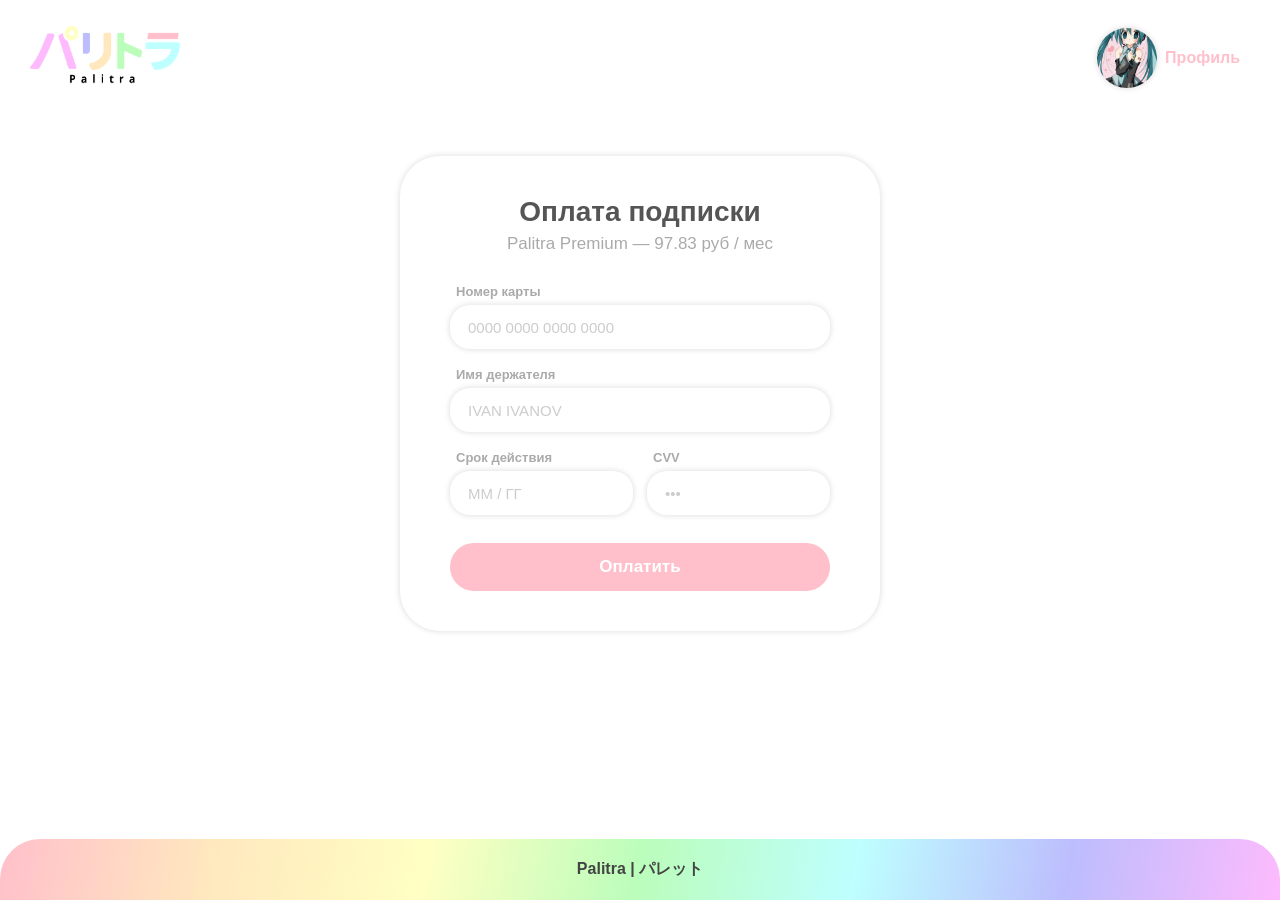
<file: site/pay.html>
<!DOCTYPE html>
<html lang="ru">
<head>
    <meta charset="utf-8">
    <meta name="viewport" content="width=device-width, initial-scale=1.0">
    <link rel="icon" href="images/Group6.png" type="image/x-icon">
    <link rel="stylesheet" href="css/pay.css">
    <title>Оплата — Palitra</title>
</head>
<body>

<header>
    <div class="header-row">
        <div class="logo-block">
            <a href="index.html">
                <img src="images/Group2.png" width="150px" height="60px" alt="logo">
            </a>
        </div>
        <div class="right-group">
            <a href="profile.html" class="profile-link">
                <img src="images/аватарка.jpg" style="width:60px;height:60px;border-radius:100%;object-fit:cover;box-shadow:0 0px 6px rgb(218,218,218);">
                <span class="profile-text">Профиль</span>
            </a>
        </div>
    </div>
</header>

<div class="wrapper">
    <div class="payment-card">
        <h1>Оплата подписки</h1>
        <p class="amount">Palitra Premium — 97.83 руб / мес</p>

        <div class="field">
            <label>Номер карты</label>
            <input type="text" placeholder="0000 0000 0000 0000" maxlength="19">
        </div>
        <div class="field">
            <label>Имя держателя</label>
            <input type="text" placeholder="IVAN IVANOV">
        </div>
        <div class="row-2">
            <div class="field">
                <label>Срок действия</label>
                <input type="text" placeholder="MM / ГГ" maxlength="7">
            </div>
            <div class="field">
                <label>CVV</label>
                <input type="text" placeholder="•••" maxlength="3">
            </div>
        </div>

        <button class="btn-pay" onclick="pay()">Оплатить</button>

        <div class="success-msg" id="success">
            <p>Оплата прошла успешно!</p>
            <p class="sub">Перенаправление на главную страницу...</p>
        </div>
    </div>
</div>

<footer>
    <p>Palitra | パレット</p>
</footer>

<script>
function pay() {
    localStorage.setItem('subscribed', 'true');
    document.getElementById('success').style.display = 'block';
    setTimeout(function() { location.href = 'index.html'; }, 2000);
}
</script>

</body>
</html>
</file>
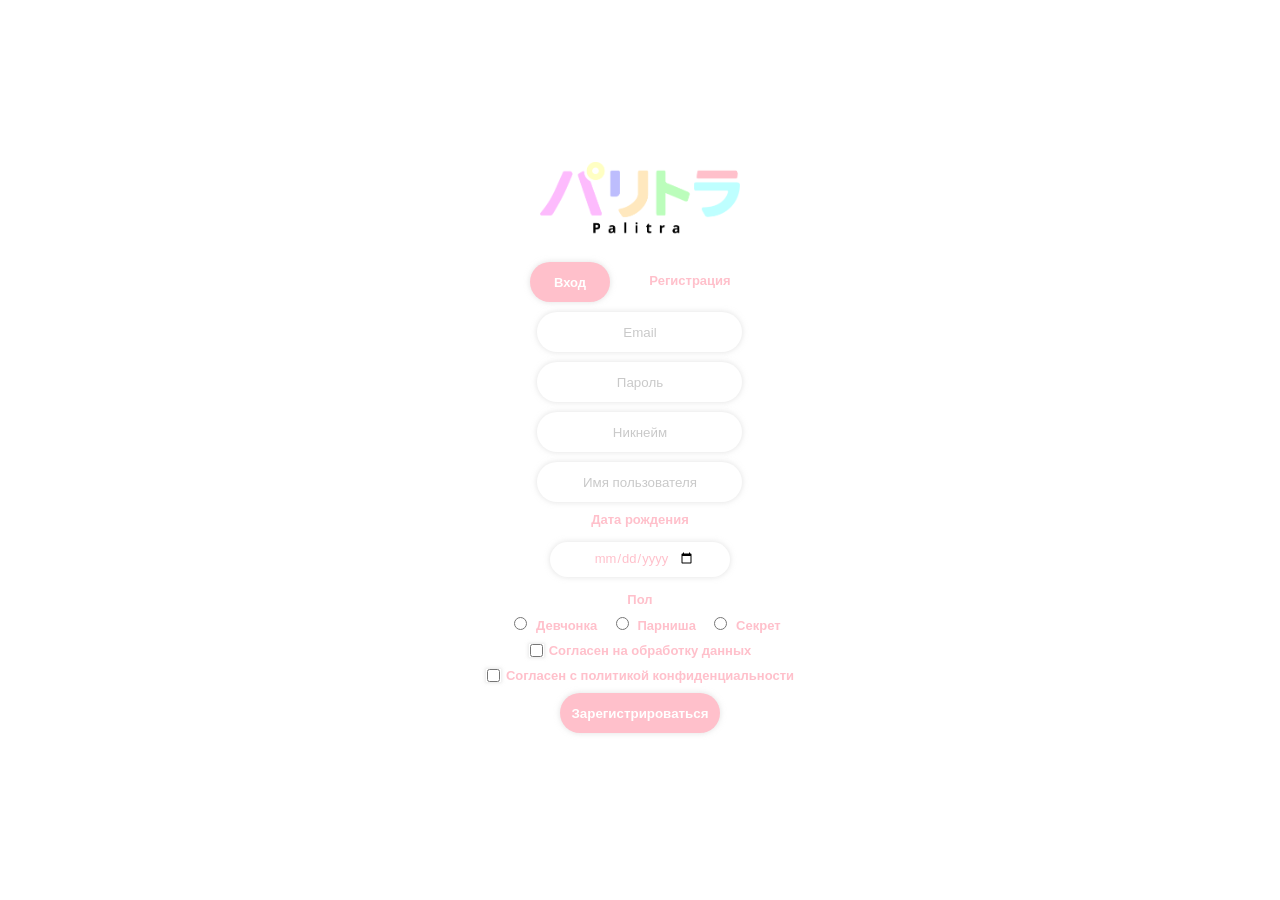
<file: site/reg.html>
<!doctype html>
<html lang="ru">
<head>
    <title>Регистрация</title>
    <meta charset="utf-8">
    <link rel="icon" href="images/Group6.png" type="image/x-icon">
<link rel="stylesheet" href="css/register.css">
</head>
<body>
    <header class="picture"><img src="images/Group2.png" alt="logotipe"></header>
    
    <div class="buttons">
        <a href="sign.html" class="button1">Вход</a>
        <div class="terminator">
            <p class="textterminator">Регистрация</p>
        </div>
    </div>
    
    <main class="textboxes">
        <form action="profile.html" method="get">
            <input class="textbox1" type="email" name="email" required placeholder="Email" maxlength="254" size="20" autocomplete="email">
            <input class="textbox" type="password" name="password" required placeholder="Пароль" minlength="6" autocomplete="new-password">
            <input class="textbox" type="text" name="nickname" required placeholder="Никнейм" autocomplete="username">
            <input class="textbox" type="text" name="name" required placeholder="Имя пользователя">
            
            <label class="date1">Дата рождения
                <input class="date" name="date" type="date" required>
            </label>
            
            <fieldset class="radio-group">
                <legend>Пол</legend>
                <label>
                    <input class="radio-label" type="radio" name="gender" value="female" required> Девчонка
                </label>
                <label>
                    <input class="radio-label" type="radio" name="gender" value="male"> Парниша
                </label>
                <label>
                    <input class="radio-label" type="radio" name="gender" value="secret"> Секрет
                </label>
            </fieldset>
            
            <label class="checkbox-label">
                <input class="checkbox" type="checkbox" required> Согласен на обработку данных
            </label>
            <label class="checkbox-label">
                <input class="checkbox" type="checkbox" required> Согласен с политикой конфиденциальности
            </label>
            
            <button class="button" type="submit">Зарегистрироваться</button>
        </form>
    </main>
</body>
</html>
</file>
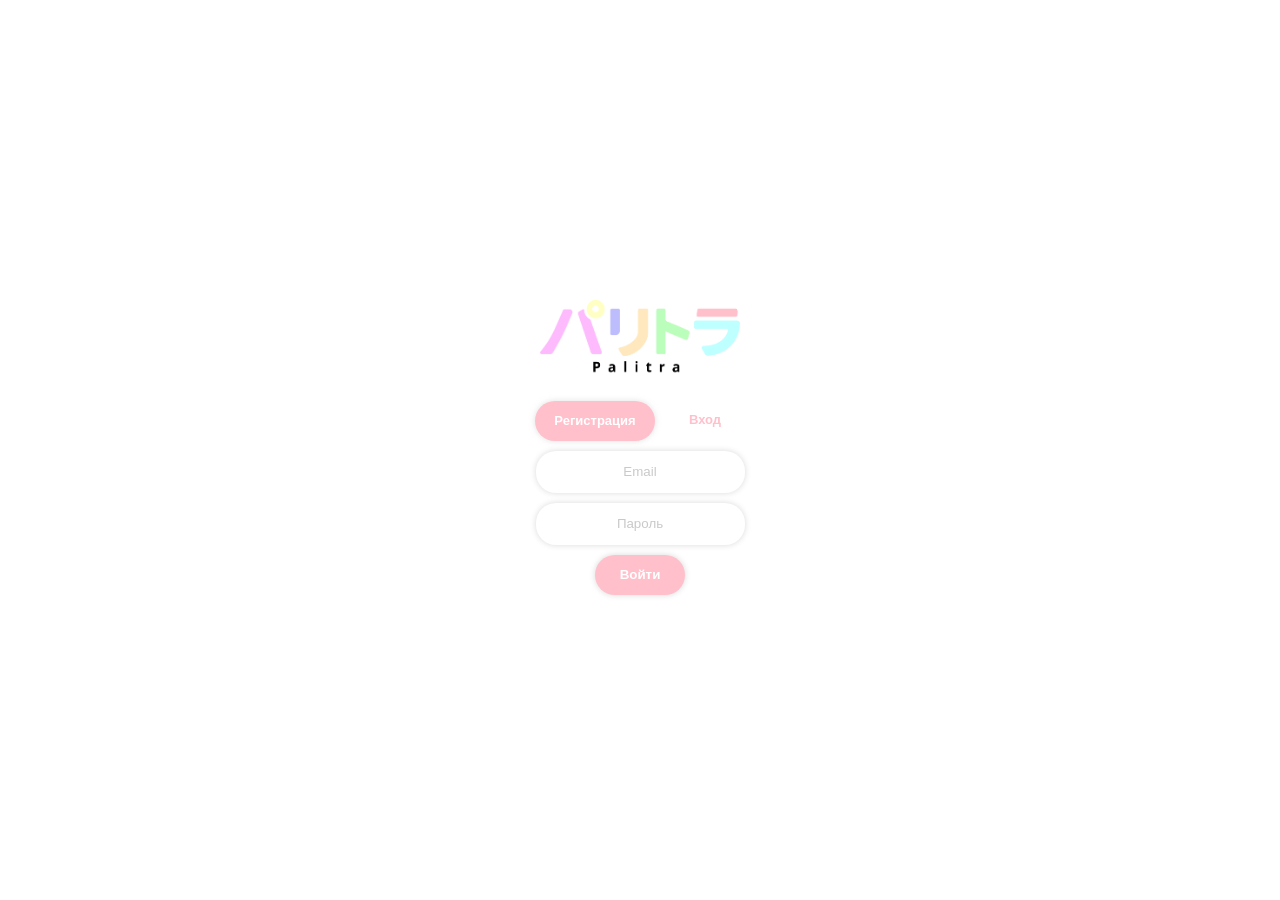
<file: site/sign.html>
<!doctype html>
<html lang="ru">
    <head>
        <title>Вход</title>
        <meta charset="utf-8">
        <link rel="icon" href="images/Group6.png" type="image/x-icon">
        <link rel="stylesheet" href="css/sign.css">
    </head>
    <body>
        <header class="picture"><img src="images/Group2.png" alt="logotipe"></header>
        <div class = "buttons">
            <a href="reg.html" class="button1">Регистрация</a>
        <form action ="profile.html"method="get">
           <div class=terminator>
               <p class="textterminator">Вход</p>
           </div>
        
        </div>
        <main class="textboxes">
        <input class="textbox1" type="email" name="email" autocomplete="email" required placeholder="Email" maxlength="254" size="20">
        <input class="textbox" type="password" name="password" autocomplete="password" required placeholder="Пароль" minlength="6">
        <button class="button" type="submit">Войти</button>
       </form> 
    </main>
    </body>
    </html>
</file>
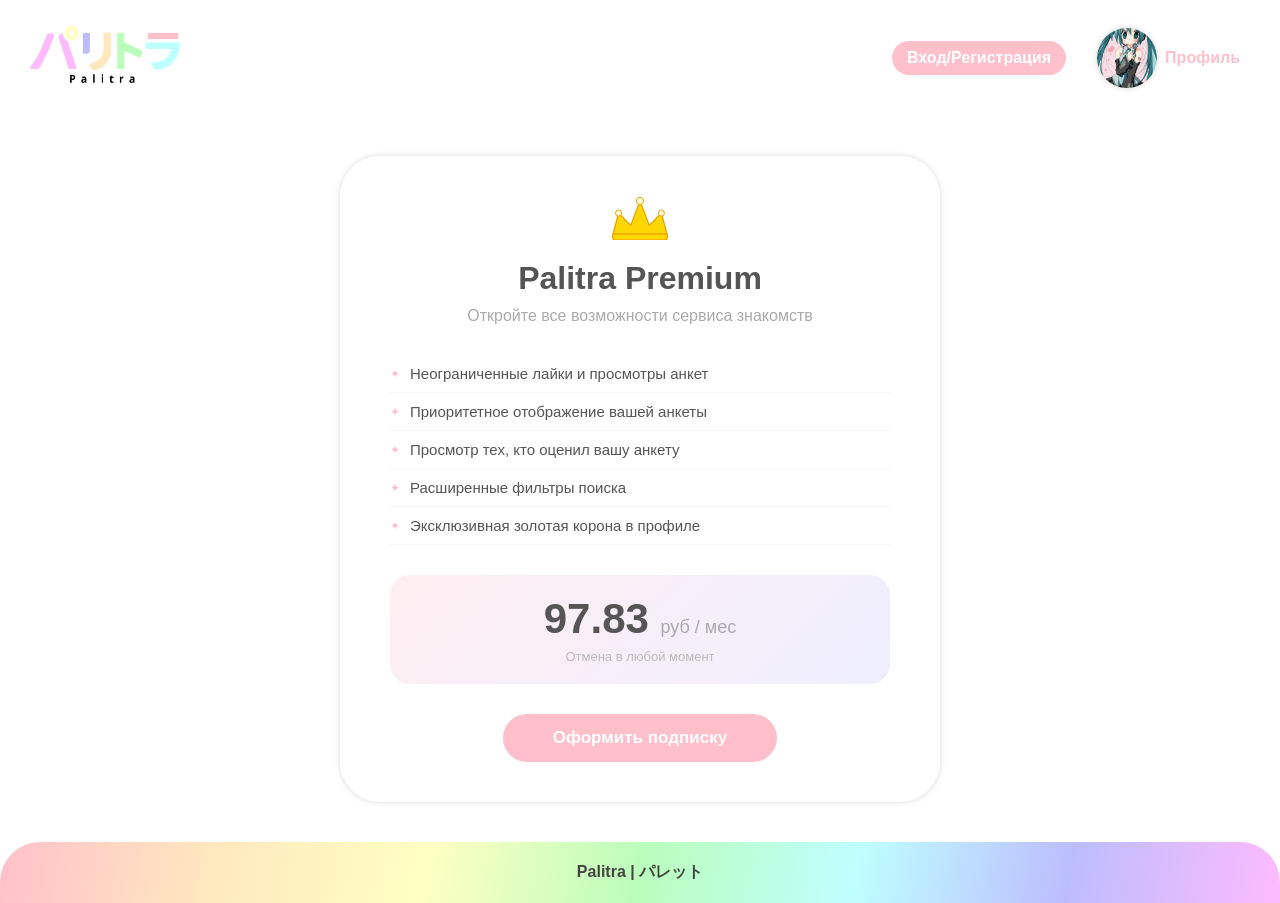
<file: site/subscribe.html>
<!DOCTYPE html>
<html lang="ru">
<head>
    <meta charset="utf-8">
    <meta name="viewport" content="width=device-width, initial-scale=1.0">
    <link rel="icon" href="images/Group6.png" type="image/x-icon">
    <title>Подписка — Palitra</title>
        <link rel="stylesheet" href="css/subscribe.css">
</head>
<body>

<header>
    <div class="header-row">
        <div class="logo-block">
            <a href="index.html">
                <img src="images/Group2.png" width="150px" height="60px" alt="logo">
            </a>
        </div>
        <div class="right-group">
            <div class="nav">
                <a href="sign.html">Вход/Регистрация</a>
            </div>
            <a href="index.html" class="profile-link">
                <img src="images/аватарка.jpg" style="width:60px;height:60px;border-radius:100%;object-fit:cover;box-shadow:0 0px 6px rgb(218,218,218);">
                <span class="profile-text">Профиль</span>
            </a>
        </div>
    </div>
</header>

<div class="wrapper">
    <div class="subscription-card">
        <img src="images/crown.svg" class="crown-big" alt="Корона">
        <h1>Palitra Premium</h1>
        <p class="subtitle">Откройте все возможности сервиса знакомств</p>

        <ul class="features">
            <li>Неограниченные лайки и просмотры анкет</li>
            <li>Приоритетное отображение вашей анкеты</li>
            <li>Просмотр тех, кто оценил вашу анкету</li>
            <li>Расширенные фильтры поиска</li>
            <li>Эксклюзивная золотая корона в профиле</li>
        </ul>

        <div class="price-block">
            <div class="price">97.83 <span>руб / мес</span></div>
            <div class="note">Отмена в любой момент</div>
        </div>

        <a href="pay.html" class="btn-pay">Оформить подписку</a>
    </div>
</div>

<footer>
    <p>Palitra | パレット</p>
</footer>

</body>
</html>
</file>
<file: site/css/pay.css>
* { box-sizing: border-box; margin: 0; padding: 0; }

        body {
            font-family: Arial, sans-serif;
            background-color: #ffffff;
            color: #444;
            min-height: 100vh;
            display: flex;
            flex-direction: column;
        }

        header {
            background: white;
            padding: 24px 30px;
        }

        .header-row {
            display: flex;
            justify-content: space-between;
            align-items: center;
            flex-wrap: wrap;
            gap: 20px;
            width: 100%;
        }

        .logo-block { flex-shrink: 0; }

        .right-group {
            display: flex;
            align-items: center;
            gap: 25px;
            flex-wrap: wrap;
            justify-content: flex-end;
        }

        .profile-link {
            display: flex;
            align-items: center;
            gap: 8px;
            text-decoration: none;
            background: transparent;
            padding: 4px 10px 4px 6px;
            border-radius: 60px;
            transition: 0.2s;
        }

        .profile-link:hover { gap: 20px; animation: 10s smoothChange2 linear infinite; }

        .profile-link:hover .profile-text {
            padding-right: 10px;
            transition: 0.2s;
            font-size: 18px;
            color: white;
        }

        .profile-link .profile-text {
            transition: 0.2s;
            color: pink;
            font-weight: bold;
            font-size: 16px;
        }

        @keyframes smoothChange2 {
            0%   { background-color: rgba(255,192,203); box-shadow: 0 0px 15px 5px rgba(255,192,203); }
            16%  { background-color: rgba(255,232,190); box-shadow: 0 0px 15px 5px rgba(255,232,190); }
            33%  { background-color: rgba(255,255,195); box-shadow: 0 0px 15px 5px rgba(255,255,195); }
            50%  { background-color: rgba(187,253,187); box-shadow: 0 0px 15px 5px rgba(187,253,187); }
            66%  { background-color: rgba(190,255,255); box-shadow: 0 0px 15px 5px rgba(190,255,255); }
            83%  { background-color: rgba(189,189,253); box-shadow: 0 0px 15px 5px rgba(189,189,253); }
            100% { background-color: rgba(253,187,253); box-shadow: 0 0px 15px 5px rgba(253,187,253); }
        }

        @keyframes smoothChange {
            0%   { background-color: rgba(255,192,203); box-shadow: 0 0px 15px 5px rgba(255,192,203); }
            16%  { background-color: rgba(255,232,190); box-shadow: 0 0px 15px 5px rgba(255,232,190); }
            33%  { background-color: rgba(255,255,195); box-shadow: 0 0px 15px 5px rgba(255,255,195); }
            50%  { background-color: rgba(187,253,187); box-shadow: 0 0px 15px 5px rgba(187,253,187); }
            66%  { background-color: rgba(190,255,255); box-shadow: 0 0px 15px 5px rgba(190,255,255); }
            83%  { background-color: rgba(189,189,253); box-shadow: 0 0px 15px 5px rgba(189,189,253); }
            100% { background-color: rgba(253,187,253); box-shadow: 0 0px 15px 5px rgba(253,187,253); }
        }

        .wrapper {
            width: 100%;
            margin: 40px 0;
            padding: 0 30px;
            flex: 1;
            display: flex;
            justify-content: center;
            align-items: flex-start;
        }

        .payment-card {
            background: #fff;
            border-radius: 40px;
            box-shadow: 0 0px 6px rgb(218, 218, 218);
            padding: 40px 50px;
            max-width: 480px;
            width: 100%;
        }

        .payment-card h1 {
            font-size: clamp(20px, 3.5vw, 28px);
            color: #555;
            margin-bottom: 6px;
            text-align: center;
        }

        .payment-card .amount {
            text-align: center;
            font-size: clamp(14px, 2vw, 17px);
            color: #aaa;
            margin-bottom: 30px;
        }

        .field {
            display: flex;
            flex-direction: column;
            gap: 6px;
            margin-bottom: 18px;
        }

        .field label {
            font-size: 13px;
            color: #aaa;
            font-weight: bold;
            padding-left: 6px;
        }

        .field input {
            width: 100%;
            border: 0;
            box-shadow: 0 0px 6px rgb(218, 218, 218);
            border-radius: 20px;
            height: 44px;
            padding: 0 18px;
            font-size: 15px;
            font-family: Arial, sans-serif;
            color: #555;
            transition: 0.2s;
            outline: none;
        }

        .field input:focus {
            box-shadow: 0 0px 12px rgba(255, 192, 203, 0.7);
        }

        .field input::placeholder { color: #ccc; }

        .row-2 { display: grid; grid-template-columns: 1fr 1fr; gap: 14px; min-width: 0; }

        .row-2 .field input { min-width: 0; }

        .btn-pay {
            width: 100%;
            margin-top: 10px;
            border: 0;
            background: pink;
            color: #fff;
            font-weight: bold;
            font-size: clamp(14px, 2vw, 17px);
            padding: 14px;
            border-radius: 40px;
            cursor: pointer;
            transition: 0.3s;
            font-family: Arial, sans-serif;
        }

        .btn-pay:hover { animation: smoothChange 10s linear infinite; }

        .success-msg {
            display: none;
            margin-top: 24px;
            background: linear-gradient(135deg, rgba(187,253,187,0.4), rgba(190,255,255,0.4));
            border-radius: 20px;
            padding: 20px;
            text-align: center;
        }

        .success-msg p {
            font-size: clamp(14px, 2vw, 16px);
            color: #555;
            font-weight: bold;
        }

        .success-msg .sub {
            font-size: 13px;
            color: #aaa;
            margin-top: 6px;
            font-weight: normal;
        }

        footer {
            font-weight: bold;
            border-top-left-radius: 40px;
            border-top-right-radius: 40px;
            background: linear-gradient(100deg, pink, rgb(255,232,190), rgb(255,255,195), rgb(187,253,187), rgb(190,255,255), rgb(189,189,253), rgb(253,187,253));
            color: #444;
            text-align: center;
            padding: 20px;
            font-size: clamp(13px, 1.8vw, 16px);
        }
</file>
<file: site/css/register.css>
*{
            margin: 0;
            padding: 0;
            box-sizing: border-box;
        }
        body{
            font-family: 'Segoe UI', Roboto, 'Helvetica Neue', sans-serif;
            font-weight: bold;
            min-height: 100vh;
            display: flex;
            flex-direction: column;
            justify-content: center;
            margin: 0;
            font-size: 13px;
            background: rgb(255, 255, 255);
        }
        .textbox1, .textbox{
            box-shadow: 0 0 5px 1px rgba(212, 212, 212, 0.5);
            border: 0;
            transition: 0.3s;
            display: block;
            height: 40px;
            width: 205px;
            border-radius: 20px;
            margin: 5px;
        }
        .picture {
            width: 100%;
            display: flex;
            justify-content: center;
            margin-bottom: 20px;
        }
        .picture img {
            max-width: 200px;
            height: auto;
            border-radius: 20px;
            display: block;
        }
        .textbox1:hover, .textbox:hover{
            width: 210px;
        }

        .button{
            box-shadow: 0 0 5px 1px rgba(212, 212, 212, 0.5);
            border: 0;
            transition: 0.3s;
            cursor: pointer;
            display: block;
            font-family: Arial, Helvetica, sans-serif;
            font-weight: bold;
            color: white;
            height: 40px;
            width: 160px;
            border-radius: 20px;
            background-color: pink;
            margin: 5px;
        }
        .button:hover{
            animation: smoothChange 10s infinite;
            border: 0;
            width: 170px;
        }

        .button1{
            box-shadow: 0 0 5px 1px rgba(212, 212, 212, 0.5);
            animation: smoothChange2 infinite linear;
            border: 0;
            transition: 0.3s;
            cursor: pointer;
            display: flex;
            font-family: Arial, Helvetica, sans-serif;
            font-weight: bold;
            color: rgb(255, 255, 255);
            height: 40px;
            width: 80px;
            background-color: pink;
            border-radius: 20px;
            margin: 5px;
            justify-content: center;
            align-items: center;
            text-decoration: none;
        }
        .button1:hover{
            color: white;
            border: none;
            width: 90px;
            animation: smoothChange 10s infinite;
        }

        @keyframes smoothChange {
            0% { background-color: rgba(255, 192, 203); box-shadow: 0 0px 15px 5px rgba(255, 192, 203);} 
            16% { background-color: rgba(255, 232, 190); box-shadow: 0 0px 15px 5px rgba(255, 232, 190);}
            33% { background-color: rgba(255, 255, 195); box-shadow: 0 0px 15px 5px rgba(255, 255, 195);}
            50% { background-color: rgba(187, 253, 187); box-shadow: 0 0px 15px 5px rgba(187, 253, 187);}
            66% { background-color: rgba(190, 255, 255); box-shadow: 0 0px 15px 5px rgba(190, 255, 255);}
            83% { background-color: rgba(189, 189, 253); box-shadow: 0 0px 15px 5px rgba(189, 189, 253);}
            100% { background-color: rgba(253, 187, 253); box-shadow: 0 0px 15px 5px rgba(253, 187, 253);}
        }

        @keyframes smoothChange2 {
            0% { background: pink; opacity: 0.2} 
            16% { background: rgb(255, 232, 190); opacity: 0.2}
            33% { background: rgb(255, 255, 195); opacity: 0.2}
            50% { background: rgb(187, 253, 187); opacity: 0.2}
            66% { background: rgb(190, 255, 255); opacity: 0.2}
            83% { background: rgb(189, 189, 253); opacity: 0.2}
            100% { background: rgb(253, 187, 253); opacity: 0.2}
        }

        .buttons{
            display: flex;
            justify-content: center;
            gap: 10px;
        }
        .textboxes{
            display: flex;
            flex-direction: column;
            align-items: center;
            justify-content: center;
        }
        .textbox1::placeholder, .textbox::placeholder{
            color: rgb(201, 201, 201);
            text-align:center;
        }

        .terminator{
            align-items: center;
            display:flex;
            justify-content: center;
            color: pink;
            background-color: rgb(255, 255, 255);
            border-radius: 20px;
            height: 37px;
            width: 120px;
            margin: 5px;
        }
        .radio-group{
            transition: 0.3s;
            cursor: pointer;
            margin: 5px;
            color: pink;
            border-color: pink;
            accent-color: pink;
        }

        .radio-label {
            display: inline-flex;
            align-items: center;
            gap: 5px;
            margin-right: 5px;
            margin-left: 15px;
            margin-top: 10px;
            cursor: pointer;
            flex-direction: column;
        }

        .radio {
            box-shadow: 0 0 3px 1px rgba(212, 212, 212, 0.5);
            cursor: pointer;
            margin: 0;
            gap: 5px;
        }

        .checkbox-label{
            margin: 5px;
            color: pink;
            border-color: pink;
            cursor: pointer;
            accent-color: pink;
        }

        .checkbox {
            box-shadow: 0 0 3px 1px rgba(212, 212, 212, 0.5);
            flex-direction: column;
            width: 15px;
            cursor: pointer;
            margin: 0;
            margin-right: 5px;
        }

        .date1 {
            transition: 0.3s;
            align-items: center;
            display: flex;
            flex-direction: column;
            gap: 10px;
            margin: 5px;
            color: pink;
            font-weight: bold;
        }

        .date:hover {
            width: 190px;
        }

        .date {
            box-shadow: 0 0 5px 1px rgba(212, 212, 212, 0.5);
            transition: 0.3s;
            align-items: center;
            display: flex;
            flex-direction: column;
            margin: 5px;
            border: 0;
            border-radius: 20px;
            height: 35px;
            width: 180px;
            padding: 8px 12px;
            font-family: Arial, Helvetica, sans-serif;
            font-size: 13px;
            background-color: white;
            color: pink;
            text-align: center;
        }

        .checkbox:hover{
            transform: scale(1.1);
            transition: transform 0.2s ease;
        }
        .radio:hover {
            transform: scale(1.1);
            transition: transform 0.2s ease;
        } 
        .checkbox-label{
            display: flex;
            align-items: center;
            justify-content: center;
        }

        form{
            display: flex;
            flex-direction: column;
            align-items: center;
        }
        fieldset{
            border: none;
            text-align: center;

        }
        input:focus{
            outline: 2px solid pink;
        }
</file>
<file: site/css/sign.css>
body{
                font-family: 'Segoe UI', Roboto, 'Helvetica Neue', sans-serif;
                font-weight: bold;
                min-height: 100vh;
                display: flex;
                flex-direction: column;
                justify-content: center;
                margin: 0;
                font-size: 13px;
                background: rgb(255, 255, 255);
            }
            .textbox{
                border: 0;
                box-shadow: 0 0px 6px rgb(218, 218, 218);
                animation: smoothChange1 10s linear infinite;
                transition: 0.3s;
                display: block;
                height: 40px;
                width: 205px;
                border-radius: 20px;
                margin: 5px;
            }
            .picture {
            display: flex;
            justify-content: center;
            margin-bottom: 20px;
            }
            .picture img {
            max-width: 200px;
            height: auto;
            border-radius: 20px;
            }
            .textbox1:hover{
                width: 210px;

            }
            .textbox:hover{
                width: 210px;
            }
            .textbox1{
                border: 0;
                box-shadow: 0 0px 6px rgb(218, 218, 218);
                transition: 0.3s;
                display: block;
                height: 40px;
                width: 205px;
                border-radius: 20px;
                margin: 5px;
            }
            .button{
                box-shadow: 0 0px 6px rgb(218, 218, 218);
                border: 0;
                transition: 0.3s;
                cursor: pointer;
                display: block;
                font-family: Arial, Helvetica, sans-serif;
                font-weight: bold;
                color: white;
                margin: 10px;
                height: 40px;
                width: 90px;
                border-radius: 20px;
                background-color: pink;
                margin: 5px;
            }
            .button:hover{
                animation: smoothChange 10s infinite;
                border: 0;
                width: 100px;

            }

            .button1{
            box-shadow: 0 0 5px 1px rgba(212, 212, 212, 0.5);
            animation: smoothChange2 infinite linear;
            border: 0;
            transition: 0.3s;
            cursor: pointer;
            display: flex;
            font-family: Arial, Helvetica, sans-serif;
            font-weight: bold;
            color: rgb(255, 255, 255);
            height: 40px;
            width: 120px;
            background-color: pink;
            border-radius: 20px;
            margin: 5px;
            justify-content: center;
            align-items: center;
            text-decoration: none;
            }
            .button1:hover{
                color: white;
                border: none;
                width: 130px;
                animation: smoothChange 10s infinite;
}

@keyframes smoothChange {
    0% { background-color: rgba(255, 192, 203); box-shadow: 0 0px 15px 5px rgba(255, 192, 203);} 
            16% { background-color: rgba(255, 232, 190); box-shadow: 0 0px 15px 5px rgba(255, 232, 190);}
            33% { background-color: rgba(255, 255, 195); box-shadow: 0 0px 15px 5px rgba(255, 255, 195);}
            50% { background-color: rgba(187, 253, 187); box-shadow: 0 0px 15px 5px rgba(187, 253, 187);}
            66% { background-color: rgba(190, 255, 255); box-shadow: 0 0px 15px 5px rgba(190, 255, 255);}
            83% { background-color: rgba(189, 189, 253); box-shadow: 0 0px 15px 5px rgba(189, 189, 253);}
            100% { background-color: rgba(253, 187, 253); box-shadow: 0 0px 15px 5px rgba(253, 187, 253);}
}

@keyframes smoothChange2 {
    0% { background: pink; opacity: 0.2} 
    16% { background: rgb(255, 232, 190); opacity: 0.2}
    33% { background: rgb(255, 255, 195); opacity: 0.2}
    50% { background: rgb(187, 253, 187); opacity: 0.2}
    66% { background: rgb(190, 255, 255); opacity: 0.2}
    83% { background: rgb(189, 189, 253); opacity: 0.2}
    100% { background: rgb(253, 187, 253); opacity: 0.2}
}

            .buttons{
                display: flex;
                justify-content: center;
            }
            .textboxes{
                display: flex;
                flex-direction: column;
                align-items: center;
                justify-content: center;
            }
            .textbox::placeholder{
                text-align: center;
                color: rgb(201, 201, 201);
                text-align:center;
            }
            .textbox1::placeholder{
                text-align: center;
                color: rgb(201, 201, 201);
                text-align:center;
            }
            .terminator{
                align-items: center;
                display:flex;
                justify-content: center;
                color: pink;
                background-color: white;
                border-radius: 20px;
                height: 37px;
                width: 80px;
                margin: 5px;
            }
            .radio-group{
                transition: 0.3s;
                cursor: pointer;
                margin: 5px;
                color: pink;
                border-color: pink;
                accent-color: pink;
            }

            .radio-label {
            display: inline-flex;
            align-items: center;
            gap: 5px;
            margin-right: 15px;
            cursor: pointer;
            flex-direction: column;
            }

            .radio {
                cursor: pointer;
                margin: 0;
            }

            .checkbox-label{
                margin: 5px;
                color: pink;
                border-color: pink;
                cursor: pointer;
                accent-color: pink;
            }

            .checkbox {
            flex-direction: column;
            width: 15px;
            cursor: pointer;
            margin: 0;
            margin-right: 5px;
            }

            .date1 {
            transition: 0.3s;
            align-items: center;
            display: flex;
            flex-direction: column;
            gap: 10px;
            margin: 5px;
            color: pink;
            font-weight: bold;
            }

            .date:hover {
                width: 190px;
                
            }

            .date {
            animation: smoothChange1 10s linear infinite;
            transition: 0.3s;
            transition: 0.3s;
            align-items: center;
            display: flex;
            flex-direction: column;
            margin: 5px;
            border: 2px solid pink;
            border-radius: 20px;
            height: 20px;
            width: 180px;
            padding: 8px 12px;
            font-family: Arial, Helvetica, sans-serif;
            font-size: 13px;
            background-color: white;
            color: pink;
            }

            .range{
                height: 5px;
                color: pink;
                accent-color: pink;
                width:150px;
            }

            .checkbox:hover{
                transform: scale(1.1);
                transition: transform 0.2s ease;
            }
            .radio:hover {
            transform: scale(1.1);
            transition: transform 0.2s ease;
            }
</file>
<file: site/css/subscribe.css>
* { box-sizing: border-box; margin: 0; padding: 0; }

        body {
            font-family: Arial, sans-serif;
            background-color: #ffffff;
            color: #444;
            min-height: 100vh;
            display: flex;
            flex-direction: column;
        }

        header {
            background: white;
            padding: 24px 30px;
        }

        .header-row {
            display: flex;
            justify-content: space-between;
            align-items: center;
            flex-wrap: wrap;
            gap: 20px;
            width: 100%;
        }

        .logo-block { flex-shrink: 0; }

        .right-group {
            display: flex;
            align-items: center;
            gap: 25px;
            flex-wrap: wrap;
            justify-content: flex-end;
        }

        .profile-link {
            display: flex;
            align-items: center;
            gap: 8px;
            text-decoration: none;
            background: transparent;
            padding: 4px 10px 4px 6px;
            border-radius: 60px;
            transition: 0.2s;
        }

        .profile-link:hover { gap: 20px; animation: 10s smoothChange2 linear infinite; }

        .profile-link:hover .profile-text {
            padding-right: 10px;
            transition: 0.2s;
            font-size: 18px;
            color: white;
        }

        .profile-link .profile-text {
            transition: 0.2s;
            color: pink;
            font-weight: bold;
            font-size: 16px;
        }

        @keyframes smoothChange2 {
            0%   { background-color: rgba(255,192,203); box-shadow: 0 0px 15px 5px rgba(255,192,203); }
            16%  { background-color: rgba(255,232,190); box-shadow: 0 0px 15px 5px rgba(255,232,190); }
            33%  { background-color: rgba(255,255,195); box-shadow: 0 0px 15px 5px rgba(255,255,195); }
            50%  { background-color: rgba(187,253,187); box-shadow: 0 0px 15px 5px rgba(187,253,187); }
            66%  { background-color: rgba(190,255,255); box-shadow: 0 0px 15px 5px rgba(190,255,255); }
            83%  { background-color: rgba(189,189,253); box-shadow: 0 0px 15px 5px rgba(189,189,253); }
            100% { background-color: rgba(253,187,253); box-shadow: 0 0px 15px 5px rgba(253,187,253); }
        }

        @keyframes smoothChange {
            0%   { background-color: rgba(255,192,203); box-shadow: 0 0px 15px 5px rgba(255,192,203); }
            16%  { background-color: rgba(255,232,190); box-shadow: 0 0px 15px 5px rgba(255,232,190); }
            33%  { background-color: rgba(255,255,195); box-shadow: 0 0px 15px 5px rgba(255,255,195); }
            50%  { background-color: rgba(187,253,187); box-shadow: 0 0px 15px 5px rgba(187,253,187); }
            66%  { background-color: rgba(190,255,255); box-shadow: 0 0px 15px 5px rgba(190,255,255); }
            83%  { background-color: rgba(189,189,253); box-shadow: 0 0px 15px 5px rgba(189,189,253); }
            100% { background-color: rgba(253,187,253); box-shadow: 0 0px 15px 5px rgba(253,187,253); }
        }

        .nav { display: flex; flex-wrap: wrap; gap: 10px; align-items: center; }

        .nav a {
            font-weight: bold;
            background: pink;
            color: #fff;
            text-decoration: none;
            padding: 8px 15px;
            border-radius: 40px;
            font-size: clamp(13px, 1.8vw, 16px);
            transition: 0.3s;
        }

        .nav a:hover {
            animation: 10s smoothChange2 linear infinite;
            color: #ffffff;
            margin-left: 4px;
            margin-right: 4px;
            background-color: white;
            padding: 8px 20px;
            font-size: clamp(15px, 1.9vw, 18px);
        }

        .wrapper {
            width: 100%;
            margin: 40px 0;
            padding: 0 30px;
            flex: 1;
            display: flex;
            justify-content: center;
            align-items: flex-start;
        }

        .subscription-card {
            background: #fff;
            border-radius: 40px;
            box-shadow: 0 0px 6px rgb(218, 218, 218);
            padding: 40px 50px;
            max-width: 600px;
            width: 100%;
            text-align: center;
        }

        .subscription-card h1 {
            font-size: clamp(22px, 4vw, 32px);
            color: #555;
            margin-bottom: 10px;
        }

        .crown-big {
            width: 64px;
            height: 44px;
            margin: 0 auto 20px;
            display: block;
        }

        .subtitle {
            font-size: clamp(13px, 1.8vw, 16px);
            color: #aaa;
            margin-bottom: 30px;
        }

        .features {
            list-style: none;
            margin-bottom: 30px;
            text-align: left;
        }

        .features li {
            font-size: clamp(13px, 1.6vw, 15px);
            color: #555;
            padding: 10px 0;
            border-bottom: 1px solid #f5f5f5;
            display: flex;
            align-items: center;
            gap: 10px;
        }

        .features li::before {
            content: "✦";
            color: pink;
            font-size: 12px;
            flex-shrink: 0;
        }

        .price-block {
            background: linear-gradient(135deg, rgba(255,192,203,0.25), rgba(189,189,253,0.25));
            border-radius: 20px;
            padding: 20px;
            margin-bottom: 30px;
        }

        .price-block .price {
            font-size: clamp(28px, 5vw, 42px);
            font-weight: bold;
            color: #555;
        }

        .price-block .price span {
            font-size: clamp(14px, 2vw, 18px);
            color: #aaa;
            font-weight: normal;
        }

        .price-block .note {
            font-size: 13px;
            color: #bbb;
            margin-top: 6px;
        }

        .btn-pay {
            display: inline-block;
            background: pink;
            color: #fff;
            font-weight: bold;
            font-size: clamp(14px, 2vw, 17px);
            padding: 14px 50px;
            border-radius: 40px;
            text-decoration: none;
            transition: 0.3s;
        }

        .btn-pay:hover {
            animation: smoothChange 10s linear infinite;
            padding: 14px 60px;
        }

        footer {
            font-weight: bold;
            border-top-left-radius: 40px;
            border-top-right-radius: 40px;
            background: linear-gradient(100deg, pink, rgb(255,232,190), rgb(255,255,195), rgb(187,253,187), rgb(190,255,255), rgb(189,189,253), rgb(253,187,253));
            color: #444;
            text-align: center;
            padding: 20px;
            font-size: clamp(13px, 1.8vw, 16px);
        }
</file>
